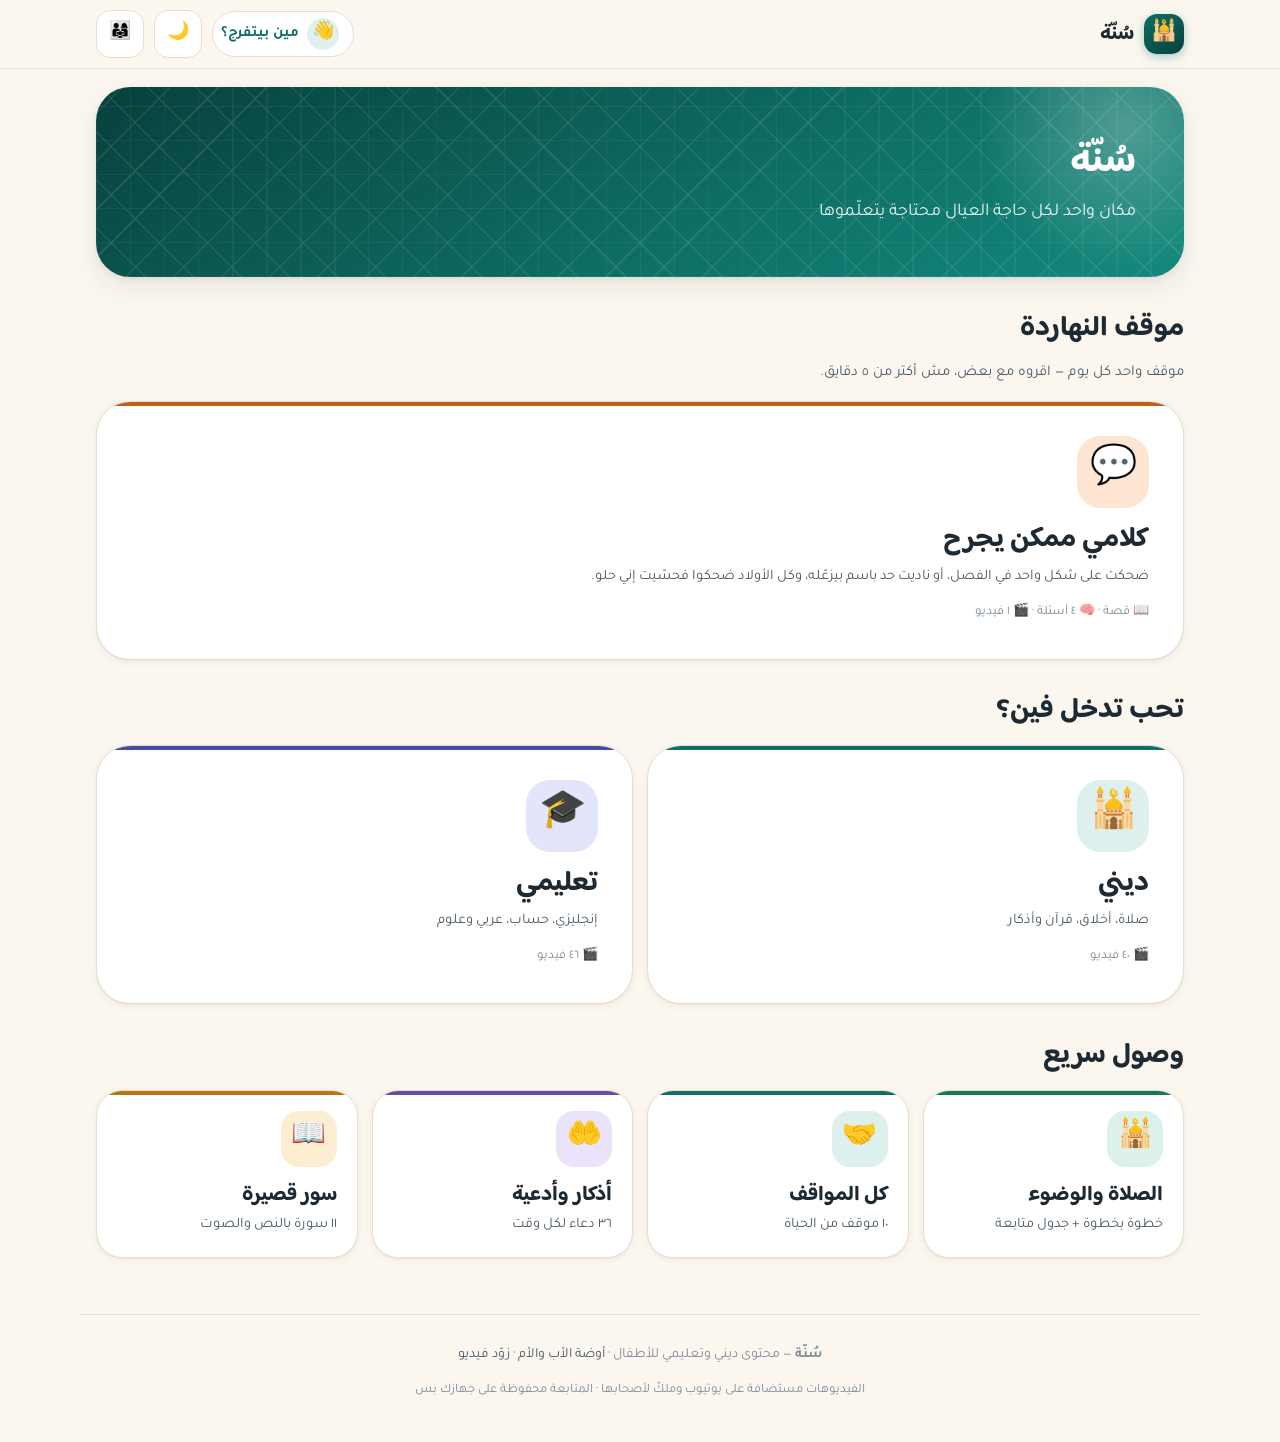
<file: index.html>
<!doctype html>
<html lang="ar" dir="rtl">
<head>
<meta charset="utf-8">
<meta name="viewport" content="width=device-width, initial-scale=1, viewport-fit=cover">
<title>سُنّة — مكان واحد لكل حاجة العيال محتاجة يتعلّموها</title>
<meta name="description" content="مجمّع محتوى ديني وتعليمي للأطفال: مواقف وأخلاق، الصلاة والوضوء خطوة بخطوة، أذكار وأدعية، سور قصيرة، ومكتبة فيديوهات مختارة بالعمر.">
<meta name="theme-color" content="#0e6f66" media="(prefers-color-scheme: light)">
<meta name="theme-color" content="#121a20" media="(prefers-color-scheme: dark)">
<!-- أيقونات -->
<link rel="icon" type="image/png" sizes="32x32" href="assets/icons/favicon-32.png">
<link rel="apple-touch-icon" href="assets/icons/icon-180.png">

<!-- تطبيق على الشاشة الرئيسية (آيفون / آيباد / أندرويد) -->
<link rel="manifest" href="manifest.webmanifest">
<meta name="apple-mobile-web-app-capable" content="yes">
<meta name="mobile-web-app-capable" content="yes">
<meta name="apple-mobile-web-app-status-bar-style" content="black-translucent">
<meta name="apple-mobile-web-app-title" content="سُنّة">
<!-- يمنع آيفون إنه يحوّل الأرقام للينكات تليفون -->
<meta name="format-detection" content="telephone=no">

<link rel="preconnect" href="https://fonts.googleapis.com">
<link rel="preconnect" href="https://fonts.gstatic.com" crossorigin>
<link href="https://fonts.googleapis.com/css2?family=Baloo+Bhaijaan+2:wght@500;600;700;800&family=Tajawal:wght@400;500;700&display=swap" rel="stylesheet">
<link rel="stylesheet" href="assets/css/styles.css">
</head>
<body>

<header class="topbar" id="topbar"><!-- بيتعمل من app.js --></header>

<main class="wrap" id="app">
  <div class="empty" style="margin-top:60px">
    <div class="empty__ic">🕌</div>
    <h3>بيحمّل…</h3>
    <p>لو الصفحة فضلت كده، معناها إن فيه ملف مش لاقيه. افتح الـConsole (F12) وشوف.</p>
  </div>
</main>

<footer class="foot wrap">
  <p>
    <strong>سُنّة</strong> — محتوى ديني وتعليمي للأطفال ·
    <a href="#/parent">أوضة الأب والأم</a> ·
    <a href="tools/add-video.html">زوّد فيديو</a>
  </p>
  <p style="font-size:13px;margin-top:6px">
    الفيديوهات مستضافة على يوتيوب وملكٌ لأصحابها · المتابعة محفوظة على جهازك بس
  </p>
</footer>

<!-- البيانات: سكربتات عادية عشان الموقع يشتغل من غير سيرفر -->
<script src="data/config.js"></script>
<script src="data/videos.js"></script>
<script src="data/manners.js"></script>
<script src="data/prayer.js"></script>
<script src="data/adhkar.js"></script>
<script src="data/surahs.js"></script>
<!-- المنطق -->
<script src="assets/js/store.js"></script>
<script src="assets/js/app.js"></script>

<!-- التشغيل من غير نت -->
<script>
  /* الـService Worker بيحتاج «سياق آمن»: HTTPS أو localhost.
     يعني:
       ✓ https://el-hansy.github.io/sunnah/   → شغّال، بيخزّن للأوفلاين
       ✓ http://localhost:4173                → شغّال
       ✗ http://192.168.0.30:4173             → مش شغّال (HTTP على الشبكة)
     لو مش شغّال، الموقع بيشتغل عادي — بس من غير أوفلاين.
     ده قرار المتصفّح مش قرارنا. */
  if ("serviceWorker" in navigator && window.isSecureContext) {
    window.addEventListener("load", function () {
      navigator.serviceWorker.register("sw.js").catch(function () {
        /* مش مشكلة — الموقع بيشتغل عادي من غيره */
      });
    });
  }
</script>
</body>
</html>
</file>
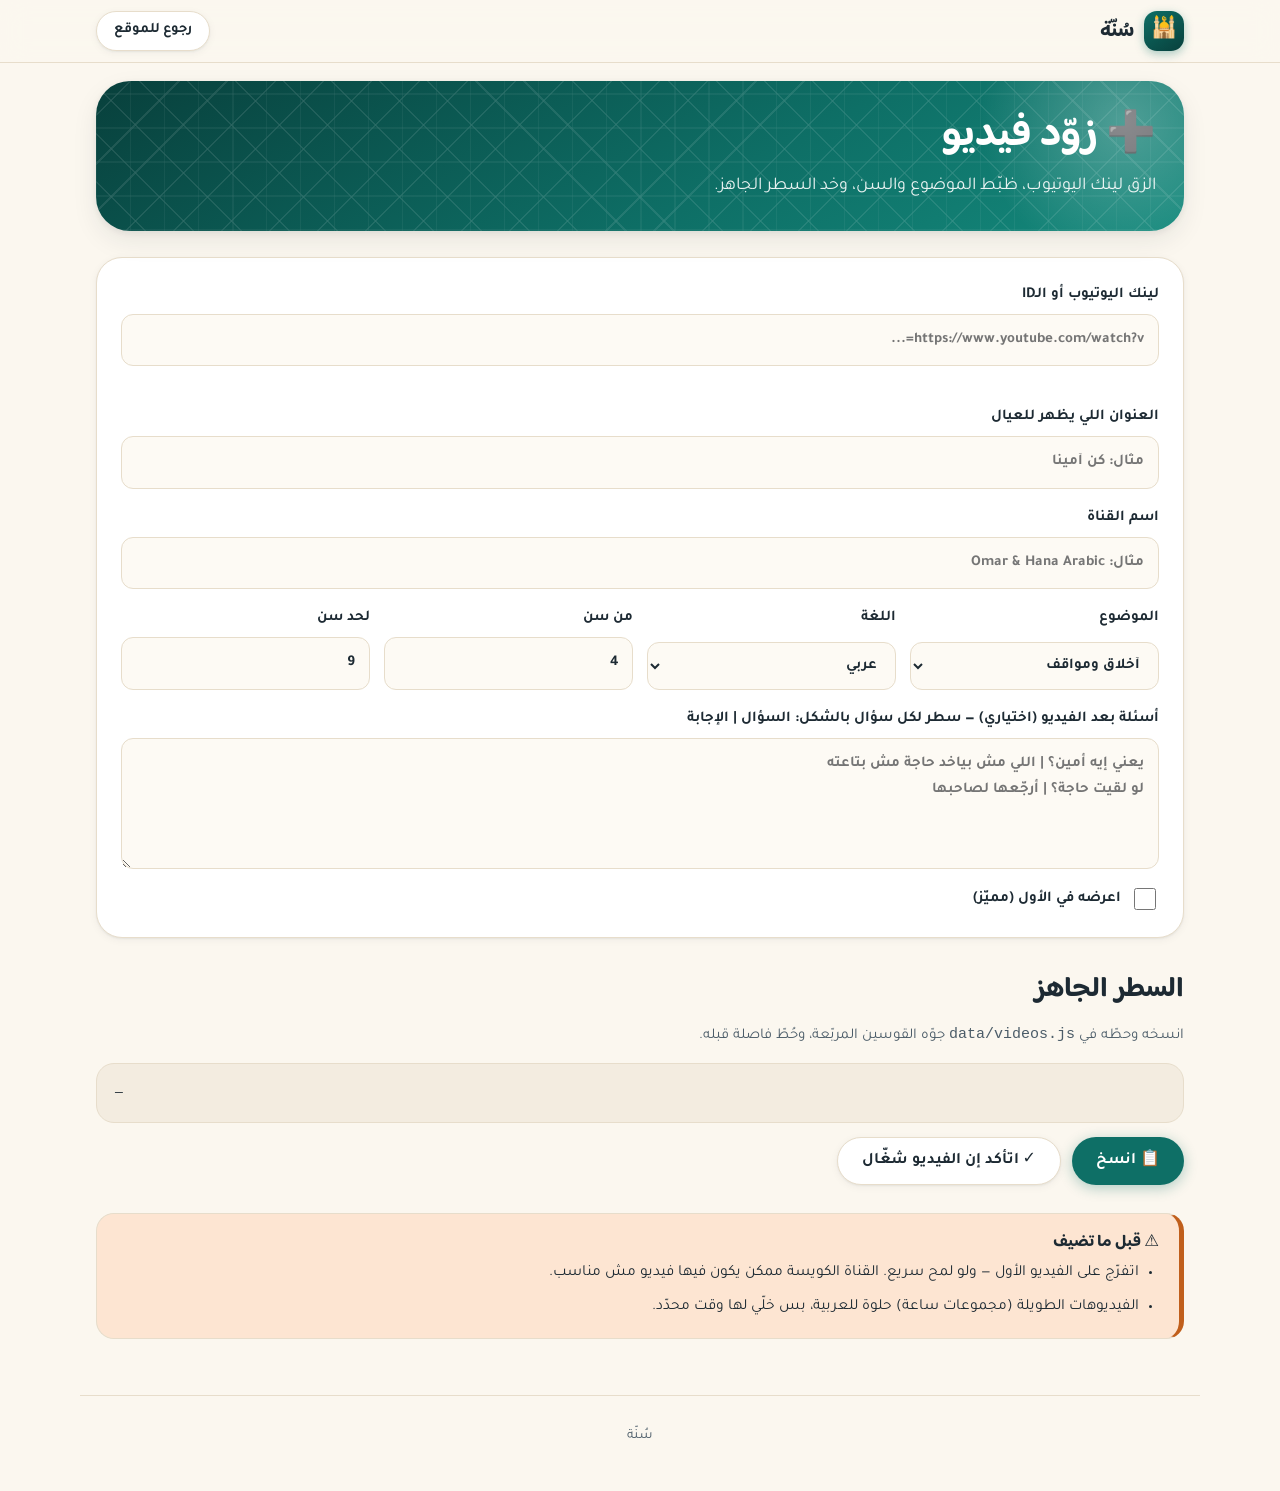
<file: tools/add-video.html>
<!doctype html>
<html lang="ar" dir="rtl">
<head>
<meta charset="utf-8">
<meta name="viewport" content="width=device-width, initial-scale=1">
<title>زوّد فيديو — سُنّة</title>
<link rel="icon" href="data:image/svg+xml,<svg xmlns='http://www.w3.org/2000/svg' viewBox='0 0 100 100'><text y='.9em' font-size='90'>➕</text></svg>">
<link rel="preconnect" href="https://fonts.googleapis.com">
<link rel="preconnect" href="https://fonts.gstatic.com" crossorigin>
<link href="https://fonts.googleapis.com/css2?family=Baloo+Bhaijaan+2:wght@600;700&family=Tajawal:wght@400;500;700&display=swap" rel="stylesheet">
<link rel="stylesheet" href="../assets/css/styles.css">
<style>
  .f{display:grid;gap:16px;background:var(--surface);border:1px solid var(--line);
     border-radius:var(--r-lg);padding:24px;box-shadow:var(--sh-1)}
  .f label{font-weight:700;font-size:15px;display:grid;gap:6px}
  .f input,.f select,.f textarea{
     padding:12px 14px;border-radius:12px;border:1.5px solid var(--line);
     background:var(--surface-2);color:var(--ink);font:inherit;width:100%}
  .f input:focus,.f select:focus,.f textarea:focus{border-color:var(--brand);outline:none}
  .row{display:grid;gap:14px;grid-template-columns:repeat(auto-fit,minmax(min(100%,150px),1fr))}
  pre{background:var(--bg-2);border:1px solid var(--line);border-radius:var(--r);
      padding:18px;overflow:auto;direction:ltr;text-align:left;
      font-size:13px;line-height:1.7;white-space:pre-wrap;word-break:break-all;margin:0}
  .pv{display:flex;gap:14px;align-items:center;background:var(--surface-2);
      border:1px solid var(--line);border-radius:var(--r);padding:12px;margin-top:4px}
  .pv img{width:140px;border-radius:10px;flex-shrink:0}
  .pv div{min-width:0}
  .pv b{display:block;font-size:15px;line-height:1.5}
  .pv small{color:var(--ink-3)}
  .ok{color:var(--c-emerald);font-weight:700}
  .bad{color:var(--c-orange);font-weight:700}
</style>
</head>
<body>

<header class="topbar"><div class="topbar__in">
  <a class="brand" href="../index.html"><span class="brand__mark">🕌</span>
  <span class="brand__name">سُنّة</span></a>
  <div class="topbar__sp"></div>
  <a class="btn btn--ghost btn--sm" href="../index.html">رجوع للموقع</a>
</div></header>

<main class="wrap">
  <div class="hero" style="padding:28px">
    <h1>➕ زوّد فيديو</h1>
    <p>الزق لينك اليوتيوب، ظبّط الموضوع والسن، وخد السطر الجاهز.</p>
  </div>

  <div class="f">
    <label>لينك اليوتيوب أو الـID
      <input id="url" placeholder="https://www.youtube.com/watch?v=..." autocomplete="off">
      <small id="idmsg" style="color:var(--ink-3);font-weight:400"></small>
    </label>

    <div id="preview"></div>

    <label>العنوان اللي يظهر للعيال
      <input id="title" placeholder="مثال: كُن أمينًا">
    </label>

    <label>اسم القناة
      <input id="channel" placeholder="مثال: Omar &amp; Hana Arabic">
    </label>

    <div class="row">
      <label>الموضوع
        <select id="topic">
          <optgroup label="ديني">
            <option value="akhlaq">أخلاق ومواقف</option>
            <option value="salah">الصلاة والوضوء</option>
            <option value="quran">قرآن وسور</option>
            <option value="adhkar">أذكار وأدعية</option>
            <option value="anbiya">قصص الأنبياء</option>
            <option value="anasheed">أناشيد</option>
          </optgroup>
          <optgroup label="تعليمي">
            <option value="english">إنجليزي</option>
            <option value="math">حساب</option>
            <option value="arabic">عربي</option>
            <option value="science">علوم</option>
          </optgroup>
        </select>
      </label>
      <label>اللغة
        <select id="lang"><option value="ar">عربي</option><option value="en">إنجليزي</option></select>
      </label>
      <label>من سن
        <input id="amin" type="number" min="1" max="18" value="4">
      </label>
      <label>لحد سن
        <input id="amax" type="number" min="1" max="18" value="9">
      </label>
    </div>

    <label>أسئلة بعد الفيديو (اختياري) — سطر لكل سؤال بالشكل: السؤال | الإجابة
      <textarea id="qs" rows="4" placeholder="يعني إيه أمين؟ | اللي مش بياخد حاجة مش بتاعته
لو لقيت حاجة؟ | أرجّعها لصاحبها"></textarea>
    </label>

    <label style="flex-direction:row;display:flex;align-items:center;gap:9px;font-weight:700">
      <input type="checkbox" id="feat" style="width:22px;height:22px"> اعرضه في الأول (مميّز)
    </label>
  </div>

  <div class="shead"><h2>السطر الجاهز</h2>
    <p>انسخه وحطّه في <code>data/videos.js</code> جوّه القوسين المربّعة، وحُطّ فاصلة قبله.</p></div>
  <pre id="out">—</pre>
  <div class="btnrow" style="margin-top:14px">
    <button class="btn" id="copy">📋 انسخ</button>
    <button class="btn btn--ghost" id="check">✓ اتأكد إن الفيديو شغّال</button>
  </div>
  <div id="checkmsg" style="margin-top:12px"></div>

  <div class="note note--warn" style="margin-top:28px">
    <h4>⚠️ قبل ما تضيف</h4>
    <ul>
      <li>اتفرّج على الفيديو الأول — ولو لمح سريع. القناة الكويسة ممكن يكون فيها فيديو مش مناسب.</li>
      <li>الفيديوهات الطويلة (مجموعات ساعة) حلوة للعربية، بس خلّي لها وقت محدّد.</li>
    </ul>
  </div>
</main>

<footer class="foot wrap"><p><a href="../index.html">سُنّة</a></p></footer>

<script>
(function(){
  "use strict";
  var $ = function(id){ return document.getElementById(id); };

  function getId(s){
    s = (s||"").trim();
    if (/^[\w-]{11}$/.test(s)) return s;
    var m = s.match(/(?:v=|\/embed\/|\/shorts\/|youtu\.be\/|\/live\/)([\w-]{11})/);
    return m ? m[1] : null;
  }

  function build(){
    var id = getId($("url").value);
    $("idmsg").textContent = id ? "✓ الـID: " + id : ($("url").value.trim() ? "مش لاقي ID في اللينك ده" : "");
    $("preview").innerHTML = id
      ? '<div class="pv"><img src="https://i.ytimg.com/vi/'+id+'/mqdefault.jpg" alt="">'
        + '<div><b>معاينة الصورة</b><small>لو الصورة ظهرت، يبقى الفيديو موجود.</small></div></div>'
      : "";

    if (!id){ $("out").textContent = "—"; return; }

    var o = {
      id: id,
      title: $("title").value.trim() || "بدون عنوان",
      channel: $("channel").value.trim() || "",
      section: ["english","math","arabic","science"].indexOf($("topic").value) > -1 ? "learn" : "deen",
      topic: $("topic").value,
      ageMin: parseInt($("amin").value,10) || 2,
      ageMax: parseInt($("amax").value,10) || 12,
      lang: $("lang").value
    };
    if ($("feat").checked) o.featured = true;

    var qs = $("qs").value.split("\n").map(function(l){
      var p = l.split("|");
      if (p.length < 2 || !p[0].trim()) return null;
      return { q: p[0].trim(), a: p.slice(1).join("|").trim() };
    }).filter(Boolean);
    if (qs.length) o.questions = qs;

    $("out").textContent = "  " + JSON.stringify(o) + ",";
  }

  ["url","title","channel","topic","lang","amin","amax","qs","feat"].forEach(function(k){
    $(k).addEventListener("input", build);
    $(k).addEventListener("change", build);
  });

  $("copy").addEventListener("click", function(){
    var txt = $("out").textContent;
    if (txt === "—") return;
    navigator.clipboard.writeText(txt).then(function(){
      $("copy").textContent = "✓ اتنسخ";
      setTimeout(function(){ $("copy").textContent = "📋 انسخ"; }, 1600);
    });
  });

  $("check").addEventListener("click", function(){
    var id = getId($("url").value);
    var box = $("checkmsg");
    if (!id){ box.innerHTML = '<span class="bad">حطّ لينك الأول.</span>'; return; }
    box.textContent = "بيشوف…";
    /* oEmbed بيرجّع العنوان واسم القناة لو الفيديو موجود وعام */
    fetch("https://www.youtube.com/oembed?url=" +
          encodeURIComponent("https://www.youtube.com/watch?v=" + id) + "&format=json")
      .then(function(r){ if(!r.ok) throw 0; return r.json(); })
      .then(function(d){
        box.innerHTML = '<span class="ok">✓ الفيديو شغّال.</span><br>' +
          '<small>العنوان الأصلي: ' + d.title + '<br>القناة: ' + d.author_name + '</small>';
        if (!$("channel").value.trim()){ $("channel").value = d.author_name; build(); }
        if (!$("title").value.trim()){ $("title").value = d.title; build(); }
      })
      .catch(function(){
        box.innerHTML = '<span class="bad">مش قادر أتأكد — يا إما الفيديو مقفول/محذوف، ' +
          'يا إما المتصفّح منع الطلب (جرّب تفتح الصفحة من سيرفر محلي).</span>';
      });
  });

  build();
})();
</script>
</body>
</html>
</file>
<file: assets/css/styles.css>
/* ============================================================
   سُنّة  —  styles.css
   تصميم عربي من اليمين للشمال، للأطفال، ويشتغل على الموبايل
   ============================================================ */

/* ---------- 1. التوكنز ---------- */
:root{
  /* خلفيات وأسطح */
  --bg:#fbf7ef;
  --bg-2:#f3ece0;
  --surface:#ffffff;
  --surface-2:#fdfaf4;
  --line:#e7ddcb;
  --line-strong:#d6c8ad;

  /* نصوص */
  --ink:#1d2a33;
  --ink-2:#4b5c68;
  --ink-3:#7c8c99;

  /* الهوية */
  --brand:#0e6f66;
  --brand-ink:#08403c;
  --brand-soft:#dff0ed;
  --gold:#c88a1e;
  --gold-soft:#fbeed2;

  /* ألوان المواضيع */
  --c-teal:#0e6f66;    --c-teal-soft:#ddf0ed;
  --c-emerald:#15785a; --c-emerald-soft:#dcf2e8;
  --c-amber:#b67611;   --c-amber-soft:#fbeed0;
  --c-violet:#6d4aa8;  --c-violet-soft:#ebe2fb;
  --c-orange:#c05f1c;  --c-orange-soft:#fde5d2;
  --c-rose:#b73f61;    --c-rose-soft:#fbe0e8;
  --c-sky:#1668a8;     --c-sky-soft:#dcecfa;
  --c-indigo:#434ba0;  --c-indigo-soft:#e3e5fb;
  --c-lime:#5f7a14;    --c-lime-soft:#eaf3cf;
  --c-cyan:#0b6f84;    --c-cyan-soft:#d8f0f5;

  /* مقاسات */
  --r-sm:12px; --r:18px; --r-lg:26px; --r-xl:34px;
  --sh-1:0 1px 2px rgba(29,42,51,.06), 0 2px 8px rgba(29,42,51,.05);
  --sh-2:0 2px 6px rgba(29,42,51,.07), 0 10px 26px rgba(29,42,51,.08);
  --sh-3:0 10px 40px rgba(29,42,51,.14);
  --gutter:16px;
  --maxw:1120px;
  --tap:48px;
}

@media (prefers-color-scheme: dark){
  :root:not([data-theme="light"]){
    --bg:#121a20;
    --bg-2:#0d1418;
    --surface:#1b252c;
    --surface-2:#202c34;
    --line:#2d3b45;
    --line-strong:#3c4d59;
    --ink:#eef3f6;
    --ink-2:#b4c3cd;
    --ink-3:#8498a5;
    --brand:#3fbfae;
    --brand-ink:#9fe5da;
    --brand-soft:#17332f;
    --gold:#e4b354;
    --gold-soft:#362911;
    --c-teal:#3fbfae;    --c-teal-soft:#153430;
    --c-emerald:#48c495; --c-emerald-soft:#13332a;
    --c-amber:#e0ac4d;   --c-amber-soft:#342711;
    --c-violet:#a98ae0;  --c-violet-soft:#241d38;
    --c-orange:#e89257;  --c-orange-soft:#3a2314;
    --c-rose:#eb8099;    --c-rose-soft:#38161f;
    --c-sky:#5aacea;     --c-sky-soft:#12283a;
    --c-indigo:#8b93e8;  --c-indigo-soft:#1d2040;
    --c-lime:#a8c95a;    --c-lime-soft:#242e12;
    --c-cyan:#45b6cf;    --c-cyan-soft:#0f2e36;
    --sh-1:0 1px 2px rgba(0,0,0,.3), 0 2px 8px rgba(0,0,0,.24);
    --sh-2:0 2px 6px rgba(0,0,0,.32), 0 10px 26px rgba(0,0,0,.3);
    --sh-3:0 10px 40px rgba(0,0,0,.45);
  }
}

:root[data-theme="dark"]{
  --bg:#121a20;
  --bg-2:#0d1418;
  --surface:#1b252c;
  --surface-2:#202c34;
  --line:#2d3b45;
  --line-strong:#3c4d59;
  --ink:#eef3f6;
  --ink-2:#b4c3cd;
  --ink-3:#8498a5;
  --brand:#3fbfae;
  --brand-ink:#9fe5da;
  --brand-soft:#17332f;
  --gold:#e4b354;
  --gold-soft:#362911;
  --c-teal:#3fbfae;    --c-teal-soft:#153430;
  --c-emerald:#48c495; --c-emerald-soft:#13332a;
  --c-amber:#e0ac4d;   --c-amber-soft:#342711;
  --c-violet:#a98ae0;  --c-violet-soft:#241d38;
  --c-orange:#e89257;  --c-orange-soft:#3a2314;
  --c-rose:#eb8099;    --c-rose-soft:#38161f;
  --c-sky:#5aacea;     --c-sky-soft:#12283a;
  --c-indigo:#8b93e8;  --c-indigo-soft:#1d2040;
  --c-lime:#a8c95a;    --c-lime-soft:#242e12;
  --c-cyan:#45b6cf;    --c-cyan-soft:#0f2e36;
  --sh-1:0 1px 2px rgba(0,0,0,.3), 0 2px 8px rgba(0,0,0,.24);
  --sh-2:0 2px 6px rgba(0,0,0,.32), 0 10px 26px rgba(0,0,0,.3);
  --sh-3:0 10px 40px rgba(0,0,0,.45);
}

/* ---------- 2. الأساسيات ---------- */
*,*::before,*::after{box-sizing:border-box}
html{-webkit-text-size-adjust:100%}
html{background:var(--bg)}
body{
  margin:0;
  background:var(--bg);
  /* الآيباد: ميخلّيش الضغطتين السريعتين يعملوا زووم، والضغط ميعملش فلاش أزرق */
  touch-action:manipulation;
  -webkit-tap-highlight-color:transparent;
  color:var(--ink);
  font-family:"Tajawal","Cairo",-apple-system,"SF Arabic","Segoe UI",system-ui,sans-serif;
  font-size:17px; line-height:1.75;
  -webkit-font-smoothing:antialiased;
  overflow-x:hidden;
}
h1,h2,h3,h4{
  font-family:"Baloo Bhaijaan 2","Tajawal",system-ui,sans-serif;
  line-height:1.35; margin:0; font-weight:700; letter-spacing:0;
}
h1{font-size:clamp(26px,5.2vw,40px)}
h2{font-size:clamp(21px,3.6vw,28px)}
h3{font-size:clamp(18px,2.6vw,21px)}
p{margin:0 0 .85em}
p:last-child{margin-bottom:0}
a{color:var(--brand);text-decoration:none}
a:hover{text-decoration:underline}
img{max-width:100%;display:block}
button{font:inherit;color:inherit;cursor:pointer}
:focus-visible{outline:3px solid var(--brand);outline-offset:3px;border-radius:6px}
::selection{background:var(--brand);color:#fff}

.wrap{
  max-width:var(--maxw);margin:0 auto;
  padding-inline:
    max(var(--gutter), env(safe-area-inset-right, 0px))
    max(var(--gutter), env(safe-area-inset-left, 0px));
}
.sr{position:absolute;width:1px;height:1px;overflow:hidden;clip:rect(0 0 0 0);white-space:nowrap}

/* ---------- 3. الهيدر ---------- */
.topbar{
  position:sticky;top:0;z-index:50;
  /* فوق: شريط الحالة في وضع التطبيق على الآيفون/الآيباد */
  padding-top:env(safe-area-inset-top, 0px);
  background:color-mix(in srgb, var(--bg) 88%, transparent);
  backdrop-filter:blur(14px) saturate(1.3);
  border-bottom:1px solid var(--line);
}
.topbar__in{
  max-width:var(--maxw);margin:0 auto;padding:10px var(--gutter);
  display:flex;align-items:center;gap:10px;min-height:62px;
}
.brand{display:flex;align-items:center;gap:10px;flex-shrink:0}
.brand__mark{
  width:40px;height:40px;border-radius:13px;flex-shrink:0;
  background:linear-gradient(145deg,var(--brand),var(--brand-ink));
  display:grid;place-items:center;font-size:21px;
  box-shadow:0 3px 10px color-mix(in srgb,var(--brand) 35%,transparent);
}
.brand__name{font-family:"Baloo Bhaijaan 2",sans-serif;font-size:21px;font-weight:700;color:var(--ink)}
.brand:hover{text-decoration:none}
.topbar__sp{flex:1}

.iconbtn{
  min-width:var(--tap);min-height:var(--tap);
  display:inline-grid;place-items:center;gap:4px;
  background:var(--surface);border:1px solid var(--line);
  border-radius:14px;font-size:18px;padding:0 12px;
  transition:transform .12s, box-shadow .15s, background .15s;
}
.iconbtn:hover{box-shadow:var(--sh-1);transform:translateY(-1px)}
.iconbtn:active{transform:translateY(0) scale(.97)}

.whochip{
  display:inline-flex;align-items:center;gap:8px;
  background:var(--surface);border:1px solid var(--line);
  border-radius:99px;padding:6px 14px 6px 8px;min-height:44px;
  font-weight:600;font-size:15px;
  transition:box-shadow .15s,transform .12s;
}
.whochip:hover{box-shadow:var(--sh-1);transform:translateY(-1px)}
.whochip__av{
  width:32px;height:32px;border-radius:50%;display:grid;place-items:center;
  font-size:18px;background:var(--brand-soft);flex-shrink:0;
}
.whochip__age{color:var(--ink-3);font-size:13px;font-weight:500}

/* ---------- 4. البانر ---------- */
.hero{
  position:relative;overflow:hidden;
  border-radius:var(--r-xl);
  background:linear-gradient(150deg,var(--brand-ink),var(--brand) 60%,#14897c);
  color:#fff;padding:clamp(26px,5vw,48px);margin:18px 0 26px;
  box-shadow:var(--sh-2);
}
/* نجمة إسلامية بسيطة بالـCSS كخلفية */
.hero::before{
  content:"";position:absolute;inset:0;opacity:.17;pointer-events:none;
  background-image:
    repeating-linear-gradient(45deg,  rgba(255,255,255,.55) 0 1.5px, transparent 1.5px 34px),
    repeating-linear-gradient(-45deg, rgba(255,255,255,.55) 0 1.5px, transparent 1.5px 34px),
    repeating-linear-gradient(0deg,   rgba(255,255,255,.3) 0 1.5px, transparent 1.5px 34px),
    repeating-linear-gradient(90deg,  rgba(255,255,255,.3) 0 1.5px, transparent 1.5px 34px);
}
.hero::after{
  content:"";position:absolute;
  inset-inline-start:-90px;top:-110px;width:300px;height:300px;border-radius:50%;
  background:radial-gradient(circle,rgba(255,255,255,.26),transparent 68%);
  pointer-events:none;
}
.hero > *{position:relative}
.hero h1{color:#fff;margin-bottom:8px}
.hero p{color:rgba(255,255,255,.9);max-width:54ch;font-size:clamp(15px,2vw,18px)}

/* ---------- 5. العناوين ---------- */
.shead{display:flex;align-items:flex-end;gap:12px;margin:34px 0 14px;flex-wrap:wrap}
.shead h2{flex:1;min-width:200px}
.shead p{color:var(--ink-2);font-size:15px;margin:0;width:100%}
.eyebrow{
  display:inline-flex;align-items:center;gap:7px;
  font-size:13px;font-weight:700;letter-spacing:.03em;
  color:var(--brand);background:var(--brand-soft);
  padding:5px 12px;border-radius:99px;margin-bottom:10px;
}

/* ---------- 6. الشبكات ---------- */
.grid{display:grid;gap:14px}
.grid--2{grid-template-columns:repeat(auto-fit,minmax(min(100%,300px),1fr))}
.grid--3{grid-template-columns:repeat(auto-fill,minmax(min(100%,250px),1fr))}
.grid--v{grid-template-columns:repeat(auto-fill,minmax(min(100%,230px),1fr))}
.grid--wide{grid-template-columns:repeat(auto-fit,minmax(min(100%,420px),1fr))}

/* ---------- 7. الكروت ---------- */
.card{
  display:block;background:var(--surface);
  border:1px solid var(--line);border-radius:var(--r-lg);
  padding:20px;box-shadow:var(--sh-1);color:inherit;
  transition:transform .16s cubic-bezier(.2,.8,.3,1), box-shadow .18s, border-color .18s;
  position:relative;overflow:hidden;
}
a.card:hover,button.card:hover{
  transform:translateY(-3px);box-shadow:var(--sh-2);
  border-color:var(--line-strong);text-decoration:none;
}
a.card:active,button.card:active{transform:translateY(-1px) scale(.994)}
.card__ico{
  width:56px;height:56px;border-radius:18px;display:grid;place-items:center;
  font-size:28px;margin-bottom:14px;background:var(--brand-soft);
}
.card h3{margin-bottom:5px}
.card__sub{color:var(--ink-2);font-size:14.5px;line-height:1.6}
.card__meta{
  display:flex;align-items:center;gap:8px;flex-wrap:wrap;
  margin-top:13px;font-size:13px;color:var(--ink-3);
}

/* كرت قسم كبير */
.bigcard{padding:clamp(22px,3.5vw,34px);border-radius:var(--r-xl);text-align:start}
.bigcard .card__ico{width:72px;height:72px;border-radius:24px;font-size:38px}
.bigcard h2{margin-bottom:6px}

/* تلوين الكروت حسب الموضوع */
.t-teal    .card__ico{background:var(--c-teal-soft);   color:var(--c-teal)}
.t-emerald .card__ico{background:var(--c-emerald-soft);color:var(--c-emerald)}
.t-amber   .card__ico{background:var(--c-amber-soft);  color:var(--c-amber)}
.t-violet  .card__ico{background:var(--c-violet-soft); color:var(--c-violet)}
.t-orange  .card__ico{background:var(--c-orange-soft); color:var(--c-orange)}
.t-rose    .card__ico{background:var(--c-rose-soft);   color:var(--c-rose)}
.t-sky     .card__ico{background:var(--c-sky-soft);    color:var(--c-sky)}
.t-indigo  .card__ico{background:var(--c-indigo-soft); color:var(--c-indigo)}
.t-lime    .card__ico{background:var(--c-lime-soft);   color:var(--c-lime)}
.t-cyan    .card__ico{background:var(--c-cyan-soft);   color:var(--c-cyan)}
.t-teal::after,.t-emerald::after,.t-amber::after,.t-violet::after,.t-orange::after,
.t-rose::after,.t-sky::after,.t-indigo::after,.t-lime::after,.t-cyan::after{
  content:"";position:absolute;inset-block-start:0;inset-inline:0;height:4px;
}
.t-teal::after{background:var(--c-teal)}
.t-emerald::after{background:var(--c-emerald)}
.t-amber::after{background:var(--c-amber)}
.t-violet::after{background:var(--c-violet)}
.t-orange::after{background:var(--c-orange)}
.t-rose::after{background:var(--c-rose)}
.t-sky::after{background:var(--c-sky)}
.t-indigo::after{background:var(--c-indigo)}
.t-lime::after{background:var(--c-lime)}
.t-cyan::after{background:var(--c-cyan)}

/* ---------- 8. كرت فيديو ---------- */
.vcard{
  display:flex;flex-direction:column;background:var(--surface);
  border:1px solid var(--line);border-radius:var(--r);overflow:hidden;
  box-shadow:var(--sh-1);color:inherit;
  transition:transform .16s cubic-bezier(.2,.8,.3,1),box-shadow .18s;
}
.vcard:hover{transform:translateY(-3px);box-shadow:var(--sh-2);text-decoration:none}
.vcard:active{transform:translateY(-1px) scale(.994)}
.vcard__thumb{
  position:relative;aspect-ratio:16/9;background:var(--bg-2);overflow:hidden;
}
.vcard__thumb img{width:100%;height:100%;object-fit:cover}
.vcard__play{
  position:absolute;inset:0;display:grid;place-items:center;
  background:linear-gradient(to top,rgba(0,0,0,.42),rgba(0,0,0,.04) 55%);
  opacity:0;transition:opacity .2s;
}
.vcard:hover .vcard__play,.vcard:focus-visible .vcard__play{opacity:1}
.vcard__play span{
  width:54px;height:54px;border-radius:50%;background:rgba(255,255,255,.95);
  display:grid;place-items:center;font-size:22px;color:#111;padding-inline-start:3px;
  box-shadow:0 4px 18px rgba(0,0,0,.3);
}
.vcard__body{padding:13px 15px 15px;display:flex;flex-direction:column;gap:5px;flex:1}
.vcard__title{font-weight:700;font-size:15.5px;line-height:1.5;color:var(--ink)}
.vcard__ch{font-size:12.5px;color:var(--ink-3);display:flex;align-items:center;gap:5px}
.vcard__ch span{overflow:hidden;text-overflow:ellipsis;white-space:nowrap}
.vcard__tags{display:flex;gap:6px;flex-wrap:wrap;margin-top:auto;padding-top:9px}

/* ---------- 9. التاجات والفلاتر ---------- */
.tag{
  display:inline-flex;align-items:center;gap:5px;
  font-size:12px;font-weight:600;padding:3px 9px;border-radius:8px;
  background:var(--bg-2);color:var(--ink-2);border:1px solid var(--line);
}
.tag--ar{background:var(--c-teal-soft);color:var(--c-teal);border-color:transparent}
.tag--en{background:var(--c-sky-soft);color:var(--c-sky);border-color:transparent}
.tag--q{background:var(--gold-soft);color:var(--gold);border-color:transparent}
.tag--star{background:var(--c-amber-soft);color:var(--c-amber);border-color:transparent}

.chips{display:flex;gap:9px;flex-wrap:wrap;margin:0 0 20px}
.chip{
  min-height:42px;padding:0 16px;border-radius:99px;
  background:var(--surface);border:1.5px solid var(--line);
  font-size:14.5px;font-weight:600;color:var(--ink-2);
  display:inline-flex;align-items:center;gap:7px;
  transition:all .15s;
}
.chip:hover{border-color:var(--brand);color:var(--brand)}
.chip[aria-pressed="true"]{
  background:var(--brand);border-color:var(--brand);color:#fff;
  box-shadow:0 2px 10px color-mix(in srgb,var(--brand) 32%,transparent);
}

/* ---------- 10. المشغّل ---------- */
.player{
  position:relative;aspect-ratio:16/9;width:100%;
  background:#000;border-radius:var(--r-lg);overflow:hidden;
  box-shadow:var(--sh-3);
}
.player iframe{position:absolute;inset:0;width:100%;height:100%;border:0}
.player__note{
  margin-top:12px;font-size:13.5px;color:var(--ink-3);
  display:flex;align-items:center;gap:7px;flex-wrap:wrap;
}

/* ---------- 11. أسئلة بعد الفيديو ---------- */
.qa{
  background:var(--surface);border:1px solid var(--line);
  border-radius:var(--r-lg);overflow:hidden;box-shadow:var(--sh-1);
}
.qa__hd{
  padding:18px 20px;background:var(--gold-soft);
  border-bottom:1px solid var(--line);
}
.qa__hd h3{color:var(--ink);margin-bottom:3px}
.qa__hd p{font-size:14px;color:var(--ink-2);margin:0}
.qa details{border-bottom:1px solid var(--line)}
.qa details:last-child{border-bottom:0}
.qa summary{
  padding:16px 20px;cursor:pointer;font-weight:700;font-size:16px;
  display:flex;align-items:flex-start;gap:11px;min-height:var(--tap);
  list-style:none;transition:background .15s;
}
.qa summary::-webkit-details-marker{display:none}
.qa summary:hover{background:var(--surface-2)}
.qa summary::before{
  content:"؟";flex-shrink:0;
  width:28px;height:28px;border-radius:9px;background:var(--gold-soft);
  color:var(--gold);display:grid;place-items:center;font-size:16px;font-weight:800;
}
.qa details[open] summary{background:var(--surface-2)}
.qa__a{padding:0 20px 18px 59px;color:var(--ink-2);font-size:15.5px}

/* ---------- 12. خطوات (وضوء/صلاة) ---------- */
.steps{list-style:none;margin:0;padding:0;display:grid;gap:12px;counter-reset:s}
.step{
  display:flex;gap:14px;align-items:flex-start;
  background:var(--surface);border:1px solid var(--line);
  border-radius:var(--r);padding:16px 18px;box-shadow:var(--sh-1);
}
.step__n{
  flex-shrink:0;width:44px;height:44px;border-radius:14px;
  background:var(--brand-soft);color:var(--brand);
  display:grid;place-items:center;font-size:22px;
  position:relative;
}
.step__n b{
  position:absolute;inset-block-end:-5px;inset-inline-start:-5px;
  width:22px;height:22px;border-radius:50%;
  background:var(--brand);color:#fff;font-size:11.5px;
  display:grid;place-items:center;font-weight:800;
  border:2px solid var(--surface);
}
.step__body{flex:1;min-width:0}
.step__body h4{font-size:17px;margin-bottom:3px}
.step__body p{font-size:15px;color:var(--ink-2);margin:0}
.step__say{
  margin-top:10px;padding:12px 15px;border-radius:var(--r-sm);
  background:var(--brand-soft);border-inline-start:4px solid var(--brand);
  font-family:"Baloo Bhaijaan 2",serif;font-size:18px;line-height:1.95;
  color:var(--brand-ink);font-weight:600;
}
:root[data-theme="dark"] .step__say{color:var(--brand-ink)}
.step__times{
  display:inline-block;margin-top:9px;font-size:12.5px;font-weight:700;
  background:var(--gold-soft);color:var(--gold);padding:3px 10px;border-radius:8px;
}
.step.done{border-color:var(--c-emerald);background:var(--c-emerald-soft)}
.step.done .step__n{background:var(--c-emerald);color:#fff}

/* ---------- 13. آيات ---------- */
.ayat{
  background:var(--surface);border:1px solid var(--line);
  border-radius:var(--r-lg);padding:clamp(20px,4vw,34px);box-shadow:var(--sh-1);
  position:relative;overflow:hidden;
}
.ayat::before{
  content:"";position:absolute;inset-block-start:0;inset-inline:0;height:5px;
  background:linear-gradient(90deg,var(--gold),var(--brand));
}
.ayah{
  font-family:"Baloo Bhaijaan 2","Tajawal",serif;
  font-size:clamp(20px,3.4vw,27px);line-height:2.5;
  text-align:center;color:var(--ink);
  padding:12px 0;border-bottom:1px dashed var(--line);
}
.ayah:last-child{border-bottom:0}
.ayah__n{
  display:inline-grid;place-items:center;
  width:30px;height:30px;margin-inline-start:9px;
  font-family:"Tajawal",sans-serif;font-size:13px;font-weight:700;
  color:var(--gold);background:var(--gold-soft);border-radius:50%;
  vertical-align:middle;
}
.basmala{
  text-align:center;font-family:"Baloo Bhaijaan 2",serif;
  font-size:clamp(18px,2.8vw,23px);color:var(--brand);
  padding-bottom:14px;margin-bottom:8px;border-bottom:1px solid var(--line);
}

/* ---------- 14. الأذكار ---------- */
.dhikr{
  background:var(--surface);border:1px solid var(--line);
  border-radius:var(--r);padding:18px 20px;box-shadow:var(--sh-1);
  display:flex;flex-direction:column;gap:11px;
}
.dhikr__when{
  font-size:13px;font-weight:700;color:var(--c-violet);
  background:var(--c-violet-soft);align-self:flex-start;
  padding:4px 11px;border-radius:8px;
}
.dhikr__ar{
  font-family:"Baloo Bhaijaan 2","Tajawal",serif;
  font-size:clamp(18px,2.6vw,21px);line-height:2.15;color:var(--ink);font-weight:600;
}
.dhikr__m{
  font-size:14.5px;color:var(--ink-2);
  padding-inline-start:13px;border-inline-start:3px solid var(--line-strong);
}
.dhikr__s{font-size:12.5px;color:var(--ink-3);display:flex;align-items:center;gap:6px}

/* ---------- 15. جدول متابعة الصلاة ---------- */
.tracker{
  background:var(--surface);border:1px solid var(--line);
  border-radius:var(--r-lg);padding:20px;box-shadow:var(--sh-1);
}
.tracker__row{
  display:flex;align-items:center;gap:12px;padding:12px 0;
  border-bottom:1px solid var(--line);
}
.tracker__row:last-child{border-bottom:0}
.tracker__name{flex:1;display:flex;align-items:center;gap:11px;min-width:0}
.tracker__name b{font-size:17px;font-family:"Baloo Bhaijaan 2",sans-serif}
.tracker__name small{display:block;color:var(--ink-3);font-size:12.5px;font-weight:400}
.tracker__em{font-size:26px;flex-shrink:0}
.tick{
  width:var(--tap);height:var(--tap);border-radius:15px;flex-shrink:0;
  background:var(--bg-2);border:2px solid var(--line);
  display:grid;place-items:center;font-size:22px;color:transparent;
  transition:all .18s cubic-bezier(.2,.8,.3,1);
}
.tick:hover{border-color:var(--c-emerald);transform:scale(1.05)}
.tick[aria-pressed="true"]{
  background:var(--c-emerald);border-color:var(--c-emerald);color:#fff;
  box-shadow:0 3px 12px color-mix(in srgb,var(--c-emerald) 38%,transparent);
}
.streak{
  display:flex;align-items:center;gap:10px;margin-top:16px;padding-top:16px;
  border-top:2px dashed var(--line);font-weight:700;
}
.streak__n{
  font-family:"Baloo Bhaijaan 2",sans-serif;font-size:30px;color:var(--gold);line-height:1;
}

/* ---------- 16. النجوم ---------- */
.stars{display:flex;align-items:center;gap:5px;font-size:15px}
.stars b{font-family:"Baloo Bhaijaan 2",sans-serif;font-size:19px;color:var(--gold)}

/* ---------- 17. صناديق الكلام ---------- */
.note{
  border-radius:var(--r);padding:17px 20px;font-size:15.5px;
  border:1px solid var(--line);background:var(--surface-2);
  border-inline-start:5px solid var(--brand);
}
.note h4{margin-bottom:7px;font-size:16.5px;display:flex;align-items:center;gap:8px}
.note ul{margin:0;padding-inline-start:20px}
.note li{margin-bottom:7px}
.note li:last-child{margin-bottom:0}
.note--parent{border-inline-start-color:var(--c-violet);background:var(--c-violet-soft)}
.note--gold{border-inline-start-color:var(--gold);background:var(--gold-soft)}
.note--warn{border-inline-start-color:var(--c-orange);background:var(--c-orange-soft)}

.proof{
  background:linear-gradient(145deg,var(--brand-soft),var(--surface-2));
  border:1px solid var(--line);border-radius:var(--r-lg);
  padding:clamp(20px,3.5vw,28px);text-align:center;position:relative;
}
.proof__q{
  font-family:"Baloo Bhaijaan 2",serif;
  font-size:clamp(19px,3vw,25px);line-height:2.1;color:var(--brand-ink);font-weight:600;
}
:root[data-theme="dark"] .proof__q{color:var(--brand-ink)}
.proof__s{margin-top:11px;font-size:13.5px;color:var(--ink-3);font-weight:600}
.proof__kind{
  display:inline-block;font-size:12px;font-weight:800;letter-spacing:.04em;
  color:var(--gold);background:var(--gold-soft);
  padding:4px 12px;border-radius:99px;margin-bottom:14px;
}

.rule{
  display:flex;gap:14px;align-items:center;
  background:var(--gold-soft);border-radius:var(--r-lg);
  padding:18px 22px;border:1px solid var(--line);
}
.rule__ic{font-size:32px;flex-shrink:0}
.rule p{font-family:"Baloo Bhaijaan 2",sans-serif;font-size:clamp(17px,2.4vw,20px);
  line-height:1.75;margin:0;color:var(--ink);font-weight:600}

/* ---------- 18. القصة ---------- */
.story{
  background:var(--surface);border:1px solid var(--line);
  border-radius:var(--r-lg);padding:clamp(20px,4vw,34px);box-shadow:var(--sh-1);
}
.story h3{margin-bottom:16px;display:flex;align-items:center;gap:10px}
.story p{font-size:clamp(16.5px,2.2vw,18.5px);line-height:2.05;color:var(--ink)}
/* ملحوظة: مفيش drop cap هنا عن قصد — في العربي بيفصل أول حرف
   عن باقي الكلمة ويكسر وصل الحروف («مريم» بتبقى «م» + «ريم»).
   بدالها بنميّز أول فقرة بحجم أكبر شوية. */
.story p:first-of-type{
  font-size:clamp(17.5px,2.4vw,20px);
  color:var(--ink);font-weight:500;
  padding-inline-start:16px;
  border-inline-start:4px solid var(--brand);
}

/* ---------- 19. اختيار الطفل ---------- */
.who{display:grid;gap:14px;grid-template-columns:repeat(auto-fit,minmax(min(100%,160px),1fr))}
.whocard{
  background:var(--surface);border:2px solid var(--line);border-radius:var(--r-lg);
  padding:24px 16px;text-align:center;box-shadow:var(--sh-1);
  transition:transform .16s cubic-bezier(.2,.8,.3,1),box-shadow .18s,border-color .18s;
}
.whocard:hover{transform:translateY(-4px) scale(1.02);box-shadow:var(--sh-2);border-color:var(--brand)}
.whocard__av{
  width:76px;height:76px;margin:0 auto 12px;border-radius:50%;
  display:grid;place-items:center;font-size:40px;background:var(--brand-soft);
}
.whocard b{display:block;font-family:"Baloo Bhaijaan 2",sans-serif;font-size:20px}
.whocard small{color:var(--ink-3);font-size:13.5px}
.whocard[aria-pressed="true"]{border-color:var(--brand);background:var(--brand-soft)}

/* ---------- 19ب. قفل أوضة الأب والأم ---------- */
.gate{
  max-width:430px;margin:48px auto;text-align:center;
  background:var(--surface);border:1px solid var(--line);
  border-radius:var(--r-xl);padding:clamp(28px,5vw,42px);
  box-shadow:var(--sh-2);
}
.gate__lock{font-size:52px;line-height:1;margin-bottom:14px}
.gate h2{margin-bottom:6px}
.gate > p{color:var(--ink-2);font-size:15.5px;margin-bottom:22px}
.gate__q{
  font-family:"Baloo Bhaijaan 2",sans-serif;
  font-size:clamp(34px,7vw,46px);font-weight:700;
  color:var(--brand);background:var(--brand-soft);
  padding:18px 20px;border-radius:var(--r-lg);margin-bottom:20px;
  letter-spacing:.04em;
}
.gate__form{display:flex;gap:10px;flex-wrap:wrap}
.gate__form input{
  flex:1;min-width:120px;min-height:var(--tap);
  padding:0 18px;border-radius:99px;
  border:1.5px solid var(--line);background:var(--surface-2);
  color:var(--ink);font:inherit;font-size:19px;font-weight:700;
  text-align:center;
}
.gate__form input:focus{border-color:var(--brand);outline:none}
.gate__err{
  margin-top:14px;padding:11px 16px;border-radius:var(--r-sm);
  background:var(--c-orange-soft);color:var(--c-orange);
  font-weight:700;font-size:14.5px;
}
.gate__back{
  display:inline-block;margin-top:20px;
  color:var(--ink-3);font-size:14px;font-weight:600;
}

/* ---------- 20. أزرار ---------- */
.btn{
  display:inline-flex;align-items:center;justify-content:center;gap:9px;
  min-height:var(--tap);padding:0 24px;border-radius:99px;
  background:var(--brand);color:#fff;border:0;font-weight:700;font-size:16px;
  box-shadow:0 3px 14px color-mix(in srgb,var(--brand) 32%,transparent);
  transition:transform .13s,box-shadow .17s,filter .15s;
}
.btn:hover{transform:translateY(-2px);box-shadow:0 6px 20px color-mix(in srgb,var(--brand) 40%,transparent);text-decoration:none;filter:brightness(1.06)}
.btn:active{transform:translateY(0) scale(.98)}
.btn--ghost{
  background:var(--surface);color:var(--ink);
  border:1.5px solid var(--line);box-shadow:var(--sh-1);
}
.btn--ghost:hover{border-color:var(--brand);color:var(--brand);box-shadow:var(--sh-2)}
.btn--gold{background:var(--gold);box-shadow:0 3px 14px color-mix(in srgb,var(--gold) 34%,transparent)}
.btn--sm{min-height:40px;padding:0 17px;font-size:14.5px}
.btnrow{display:flex;gap:11px;flex-wrap:wrap;align-items:center}

/* ---------- 21. تنقّل ---------- */
.crumbs{
  display:flex;align-items:center;gap:8px;flex-wrap:wrap;
  margin:18px 0 6px;font-size:14px;color:var(--ink-3);
}
.crumbs a{color:var(--ink-2);font-weight:600}
.crumbs span{opacity:.5}

.empty{
  text-align:center;padding:52px 20px;color:var(--ink-2);
  background:var(--surface);border:2px dashed var(--line-strong);border-radius:var(--r-lg);
}
.empty__ic{font-size:50px;margin-bottom:12px}

/* ---------- 22. الفوتر ---------- */
.foot{
  margin-top:56px;
  padding:28px 0 calc(40px + env(safe-area-inset-bottom, 0px));
  border-top:1px solid var(--line);
  color:var(--ink-3);font-size:14px;text-align:center;
}
.foot a{color:var(--ink-2)}

/* ---------- 23. حركة ---------- */
/* ---------- 23ب. وضع التطبيق (الشاشة الرئيسية) ---------- */
@media (display-mode:standalone){
  /* مفيش شريط عنوان، فبنزوّد شوية راحة فوق */
  .topbar__in{min-height:56px}
}

@keyframes pop{from{opacity:0;transform:translateY(10px) scale(.985)}to{opacity:1;transform:none}}
.anim{animation:pop .3s cubic-bezier(.2,.8,.3,1) both}
@keyframes jump{0%,100%{transform:none}30%{transform:scale(1.28) rotate(-9deg)}60%{transform:scale(.94)}}
.jump{animation:jump .45s ease}
@media (prefers-reduced-motion:reduce){
  *{animation-duration:.01ms !important;transition-duration:.01ms !important}
}

/* ---------- 24. الموبايل ---------- */
@media (max-width:620px){
  body{font-size:16.5px}
  .brand__name{display:none}
  .hero{border-radius:var(--r-lg);margin-top:12px}
  .card{padding:17px}
  .qa__a{padding-inline:20px 20px}
  .step{padding:14px}
  .step__n{width:40px;height:40px;font-size:19px}
  .tracker__row{gap:8px}
  .whochip__age{display:none}
}
@media print{
  .topbar,.btnrow,.player,.foot{display:none}
  body{background:#fff}
}
</file>
